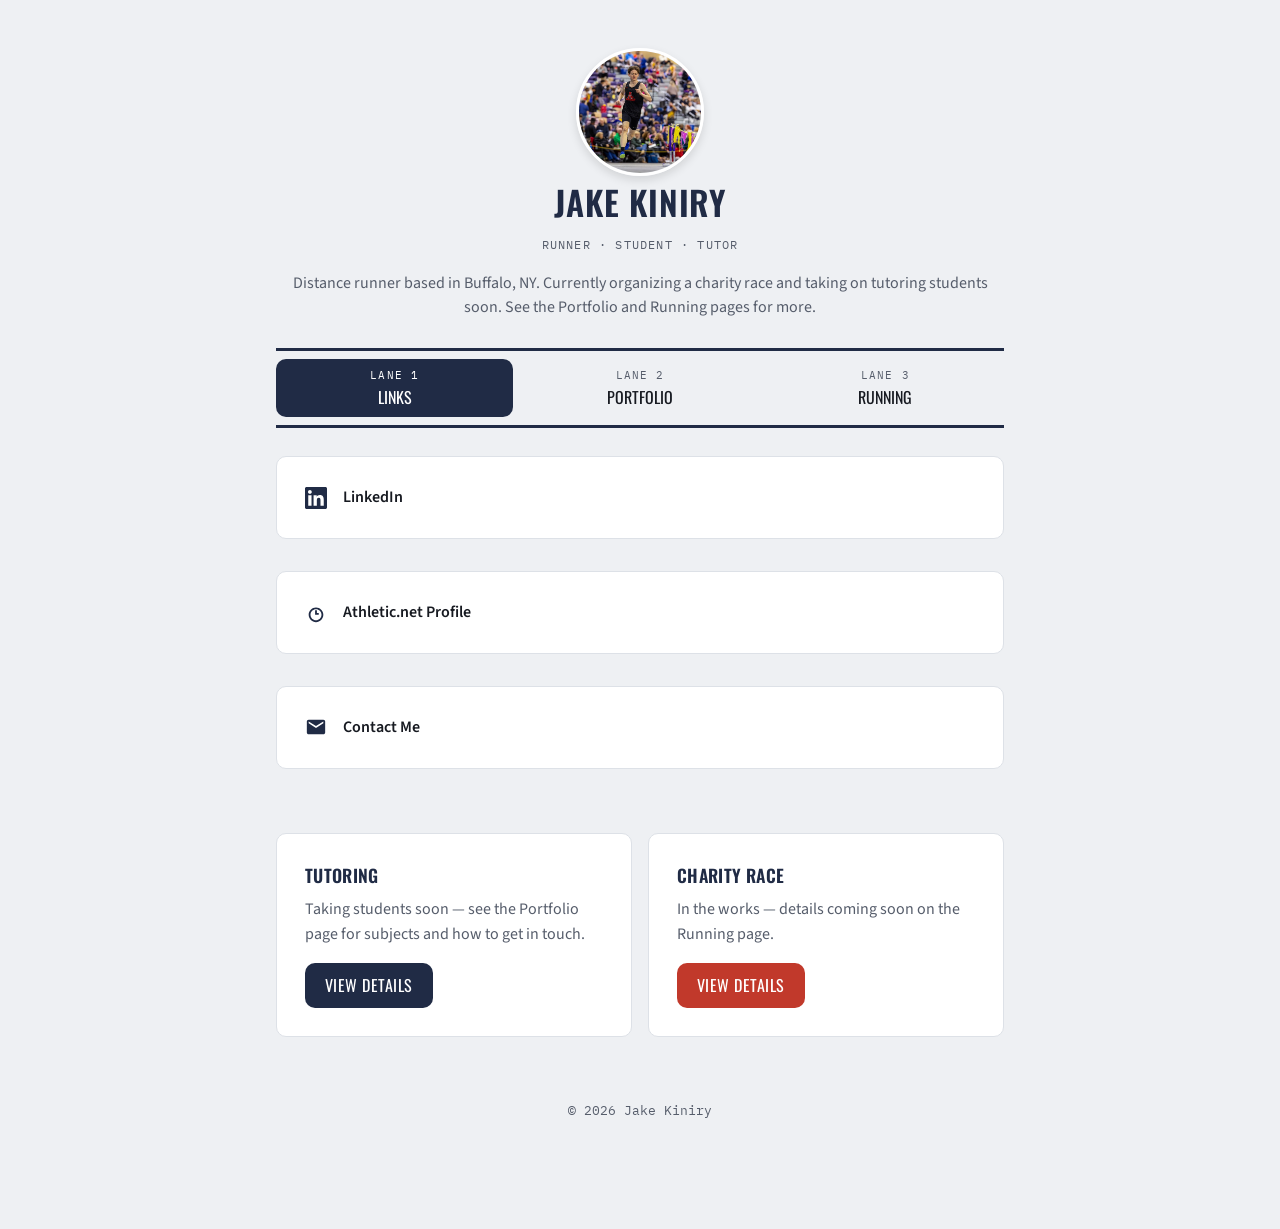
<file: index.html>
<!DOCTYPE html>
<html lang="en">
<head>
  <meta charset="UTF-8">
  <meta name="viewport" content="width=device-width, initial-scale=1.0">

  <!-- ============ EDIT ME: page title + search description ============ -->
  <title>Jake Kiniry | Home</title>
  <meta name="description" content="Jake Kiniry — student-athlete and tutor. Links, running PRs, and portfolio.">

  <!-- Social preview (shows up when this link is shared on LinkedIn/etc.) -->
  <meta property="og:title" content="Jake Kiniry">
  <meta property="og:description" content="Links, running PRs, and portfolio.">
  <meta property="og:type" content="website">
  <!-- EDIT ME: replace with your real domain once you confirm it -->
  <meta property="og:url" content="https://jakekiniry.com">
  <!-- EDIT ME: og:image must be an ABSOLUTE url, not a relative path -->
  <meta property="og:image" content="https://jakekiniry.com/profile.jpg">

  <!-- Favicon filenames must match the case of the actual files in the repo -->
  <link rel="icon" href="./Favicon.svg" type="image/svg+xml">
  <link rel="alternate icon" href="./Favicon.ico" type="image/x-icon">

  <link rel="preconnect" href="https://fonts.googleapis.com">
  <link href="https://fonts.googleapis.com/css2?family=Oswald:wght@500;600;700&family=Source+Sans+3:wght@400;600&family=IBM+Plex+Mono:wght@400;500&display=swap" rel="stylesheet">
  <link rel="stylesheet" href="styles.css">
</head>
<body>
  <main class="page">

    <header class="text-center mt-lg">
      <!-- EDIT ME: swap profile.jpg for your own photo (same filename, or update the src) -->
      <img src="profile.jpg" alt="Jake Kiniry" class="profile-photo">
      <h1>Jake Kiniry</h1>
      <!-- EDIT ME: your one-line bio -->
      <p class="eyebrow">Runner · Student · Tutor</p>
      <p>Distance runner based in Buffalo, NY. Currently organizing a
        charity race and taking on tutoring students soon. See the Portfolio and
        Running pages for more.</p>
    </header>

    <!-- ============ NAV — same block goes at the top of the other two pages ============ -->
    <nav class="lane-nav" aria-label="Site sections">
      <a href="index.html" aria-current="page">
        <span class="lane-label">LANE 1</span>
        <span class="lane-name">Links</span>
      </a>
      <a href="portfolio.html">
        <span class="lane-label">LANE 2</span>
        <span class="lane-name">Portfolio</span>
      </a>
      <a href="running.html">
        <span class="lane-label">LANE 3</span>
        <span class="lane-name">Running</span>
      </a>
    </nav>

    <!-- ============ LINK LIST ============
         To add a new link: copy one <li> block, change the href, the icon
         (any simple SVG path works), and the label text. -->
    <section aria-label="Links">
      <ul style="list-style: none; padding: 0; margin: 0; display: flex; flex-direction: column; gap: var(--space-sm);">

        

        <li class="card link-card">
          <!-- EDIT ME: your real LinkedIn URL -->
          <a href="https://www.linkedin.com/in/jacob-k-663077393/" class="link-row" target="_blank" rel="noopener noreferrer">
            <svg class="link-icon" viewBox="0 0 24 24"><path d="M20.447 20.452h-3.554v-5.569c0-1.328-.027-3.037-1.852-3.037-1.853 0-2.136 1.445-2.136 2.939v5.667H9.351V9h3.414v1.561h.046c.477-.9 1.637-1.85 3.37-1.85 3.601 0 4.267 2.37 4.267 5.455v6.286zM5.337 7.433c-1.144 0-2.063-.926-2.063-2.065 0-1.138.92-2.063 2.063-2.063 1.14 0 2.064.925 2.064 2.063 0 1.139-.925 2.065-2.064 2.065zm1.782 13.019H3.555V9h3.564v11.452zM22.225 0H1.771C.792 0 0 .774 0 1.729v20.542C0 23.227.792 24 1.771 24h20.451C23.2 24 24 23.227 24 22.271V1.73C24 .774 23.2 0 22.222 0h.003z"/></svg>
            LinkedIn
          </a>
        </li>

        <li class="card link-card">
          <a href="https://www.athletic.net/profile/23885948/feed" class="link-row" target="_blank" rel="noopener noreferrer">
            <svg class="link-icon" viewBox="0 0 24 24"><path d="M12 6c-4.42 0-8 3.58-8 8s3.58 8 8 8 8-3.58 8-8-3.58-8-8-8zm0 14c-3.31 0-6-2.69-6-6s2.69-6 6-6 6 2.69 6 6-2.69 6-6 6zm1-7.41V9h-2v5h4v-2h-2z"/></svg>
            Athletic.net Profile
          </a>
        </li>
        
        <li class="card link-card">
          <a class="js-email link-row" data-key="7" data-codes="81,104,114,108,114,112,117,112,121,128,71,110,116,104,112,115,53,106,118,116" data-label="keep" href="#">
            <svg class="link-icon" viewBox="0 0 24 24"><path d="M20 4H4c-1.1 0-2 .9-2 2v12c0 1.1.9 2 2 2h16c1.1 0 2-.9 2-2V6c0-1.1-.9-2-2-2zm0 4-8 5-8-5V6l8 5 8-5v2z"/></svg>
            Contact Me
          </a>
        </li>

      </ul>
    </section>

    <!-- ============ QUICK TEASERS: tutoring + charity race ============
         Full details live on portfolio.html and running.html — these are
         just short pointers so visitors on the links page don't miss them. -->
    <section style="display: flex; gap: var(--space-sm); flex-wrap: wrap; margin-top: var(--space-lg);">
      <div class="card" style="flex: 1; min-width: 220px;">
        <h2 style="font-size: 1.1rem;">Tutoring</h2>
        <!-- EDIT ME: subjects + how to reach you -->
        <p>Taking students soon — see the Portfolio page for subjects and how to get in touch.</p>
        <a href="portfolio.html" class="btn">View details</a>
      </div>
      <div class="card" style="flex: 1; min-width: 220px;">
        <h2 style="font-size: 1.1rem;">Charity Race</h2>
        <!-- EDIT ME: one-line status update as plans firm up -->
        <p>In the works — details coming soon on the Running page.</p>
        <a href="portfolio.html" class="btn btn-crimson">View details</a>
      </div>
    </section>
    

    <footer class="site-footer">
      &copy; <span id="year"></span> Jake Kiniry
    </footer>
    <script>document.getElementById('year').textContent = new Date().getFullYear();</script>
    <script src="contact.js"></script>
  </main>
</body>
</html>
</file>
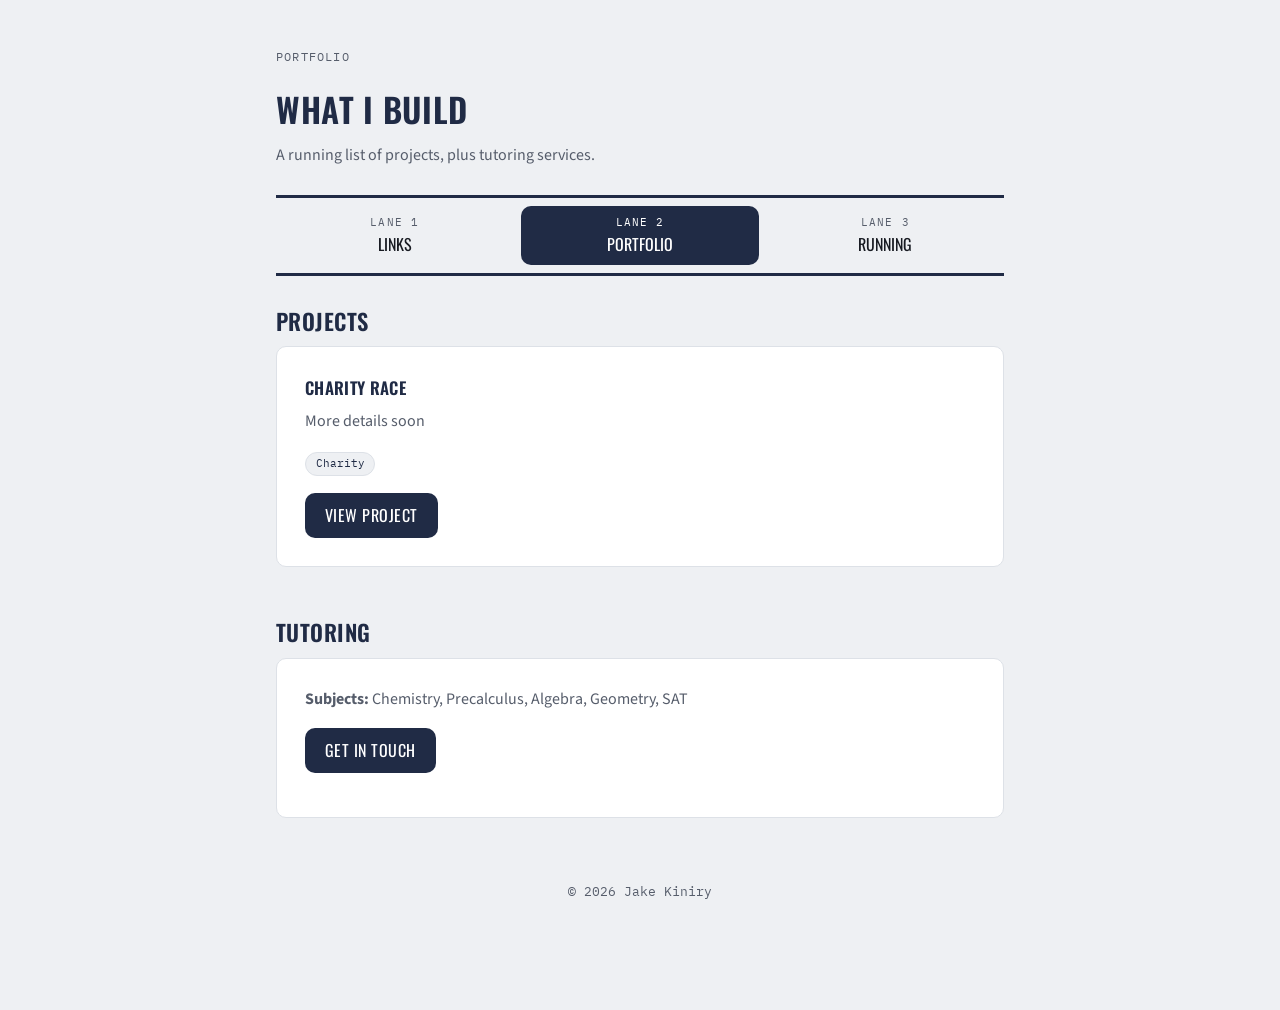
<file: portfolio.html>
<!DOCTYPE html>
<html lang="en">
<head>
  <meta charset="UTF-8">
  <meta name="viewport" content="width=device-width, initial-scale=1.0">
  <title>Jake Kiniry | Portfolio</title>
  <meta name="description" content="Projects and tutoring services from Jake Kiniry.">

  <link rel="icon" href="./Favicon.svg" type="image/svg+xml">
  <link rel="alternate icon" href="./Favicon.ico" type="image/x-icon">

  <link rel="preconnect" href="https://fonts.googleapis.com">
  <link href="https://fonts.googleapis.com/css2?family=Oswald:wght@500;600;700&family=Source+Sans+3:wght@400;600&family=IBM+Plex+Mono:wght@400;500&display=swap" rel="stylesheet">
  <link rel="stylesheet" href="styles.css">
</head>
<body>
  <main class="page">

    <header class="mt-lg">
      <p class="eyebrow">Portfolio</p>
      <h1>What I build</h1>
      <p>A running list of projects, plus tutoring services.</p>
    </header>

    <!-- Keep this nav block identical across all three pages -->
    <nav class="lane-nav" aria-label="Site sections">
      <a href="index.html">
        <span class="lane-label">LANE 1</span>
        <span class="lane-name">Links</span>
      </a>
      <a href="portfolio.html" aria-current="page">
        <span class="lane-label">LANE 2</span>
        <span class="lane-name">Portfolio</span>
      </a>
      <a href="running.html">
        <span class="lane-label">LANE 3</span>
        <span class="lane-name">Running</span>
      </a>
    </nav>

    <!-- ============ PROJECTS ============
         To add a project: copy one full <article class="card"> block below,
         then edit the title, description, tags, and link. -->
    <section aria-label="Projects">
      <h2>Projects</h2>

      <article class="card">
        <h3 style="font-family: var(--font-display); text-transform: uppercase; font-size: 1.05rem;">Charity Race</h3>
        <p>More details soon</p>
        <div>
          <span class="tag">Charity</span>
        </div>
        <a href="#" class="btn" style="margin-top: 0.75rem;">View project</a>
      </article>

      <!-- ============ COPY FROM HERE TO ADD A NEW PROJECT ============
      <article class="card">
        <h3 style="font-family: var(--font-display); text-transform: uppercase; font-size: 1.05rem;">Project Name</h3>
        <p>Short description.</p>
        <div><span class="tag">Tag</span></div>
        <a href="#" class="btn" style="margin-top: 0.75rem;">View project</a>
      </article>
      ============ COPY UP TO HERE ============ -->
    </section>

    <!-- ============ TUTORING ============ -->
    <section aria-label="Tutoring" class="mt-lg">
      <h2>Tutoring</h2>
      <div class="card">
        <!-- EDIT ME: subjects/levels you tutor -->
        <p><strong>Subjects:</strong> Chemistry, Precalculus, Algebra, Geometry, SAT</p>
        <!-- EDIT ME: how students/parents should reach you — an email is
            simplest and keeps you from needing to publish a phone number -->
        <p>
          <!-- EDIT ME: replace data-codes with your real address, encoded —
              see the ENCODE HELPER at the bottom of contact.js -->
          <a class="js-email btn" data-key="7" data-codes="81,104,114,108,114,112,117,112,121,128,71,110,116,104,112,115,53,106,118,116" href="#">Get In Touch</a>
        </p>
        <noscript><p>Enable JavaScript to see the contact email.</p></noscript>
      </div>
    </section>

    <footer class="site-footer">
      &copy; <span id="year"></span> Jake Kiniry
    </footer>
    <script>document.getElementById('year').textContent = new Date().getFullYear();</script>
    <script src="contact.js"></script>
  </main>
</body>
</html>
</file>
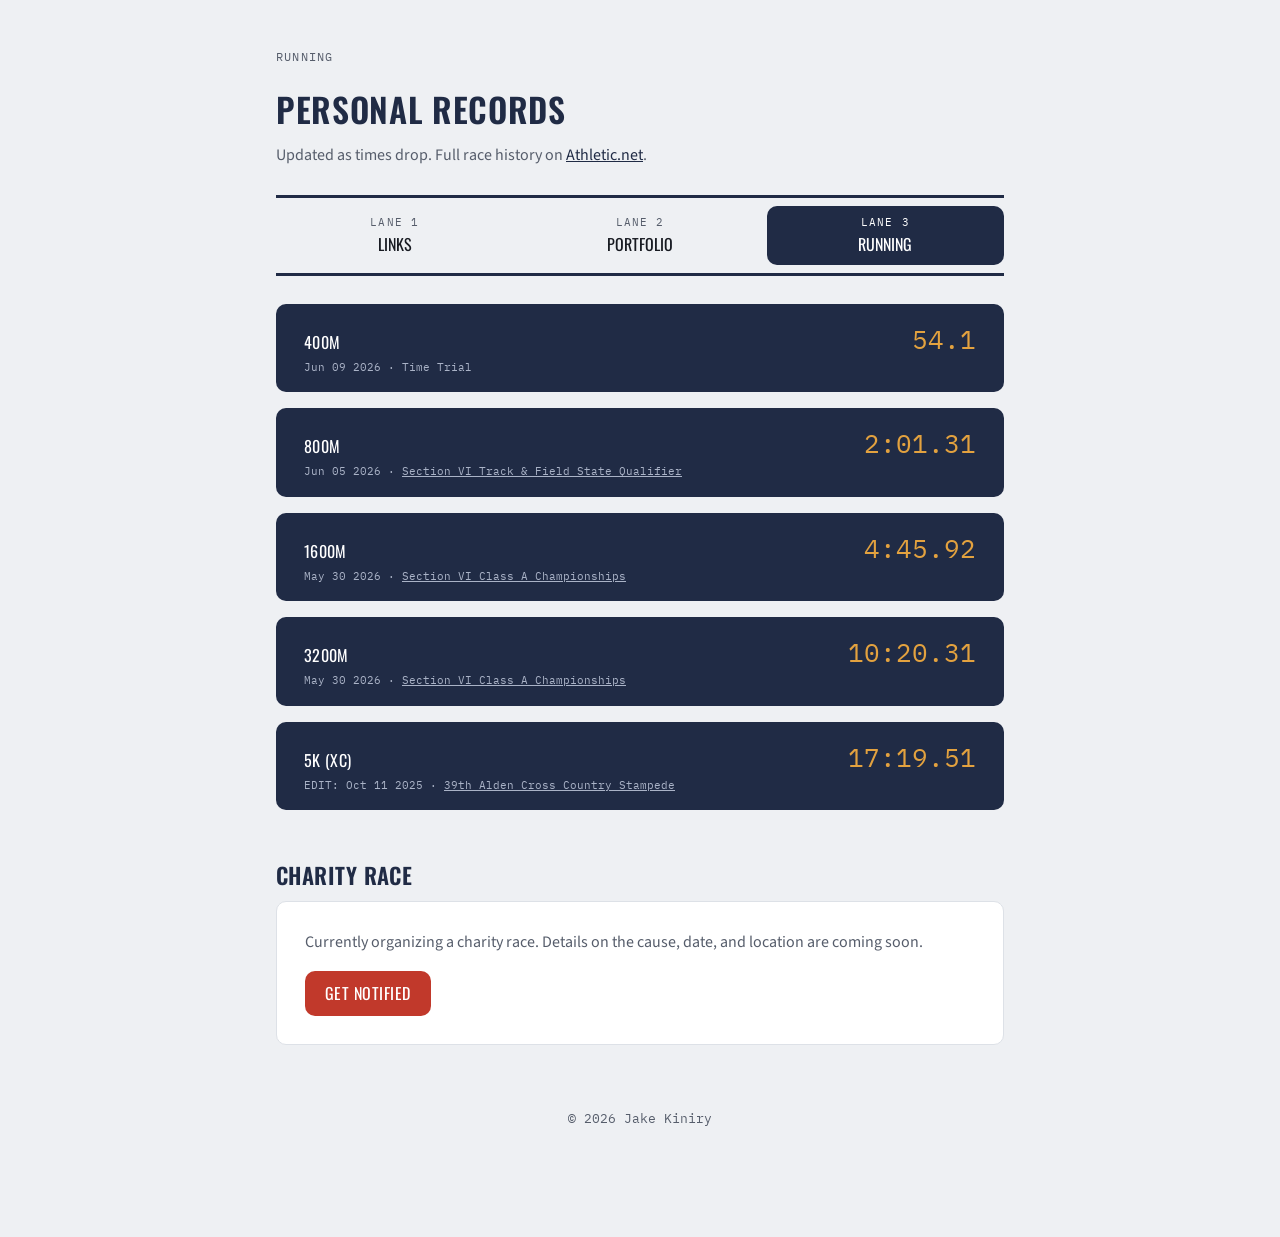
<file: running.html>
<!DOCTYPE html>
<html lang="en">
<head>
  <meta charset="UTF-8">
  <meta name="viewport" content="width=device-width, initial-scale=1.0">
  <title>Jake Kiniry | Running</title>
  <meta name="description" content="Personal records and racing updates from Jake Kiniry.">

  <link rel="icon" href="./Favicon.svg" type="image/svg+xml">
  <link rel="alternate icon" href="./Favicon.ico" type="image/x-icon">

  <link rel="preconnect" href="https://fonts.googleapis.com">
  <link href="https://fonts.googleapis.com/css2?family=Oswald:wght@500;600;700&family=Source+Sans+3:wght@400;600&family=IBM+Plex+Mono:wght@400;500&display=swap" rel="stylesheet">
  <link rel="stylesheet" href="styles.css">
</head>
<body>
  <main class="page">

    <header class="mt-lg">
      <p class="eyebrow">Running</p>
      <h1>Personal Records</h1>
      <p>Updated as times drop. Full race history on <a href="https://www.athletic.net/profile/23885948/feed" target="_blank" rel="noopener noreferrer">Athletic.net</a>.</p>
    </header>

    <!-- Keep this nav block identical across all three pages -->
    <nav class="lane-nav" aria-label="Site sections">
      <a href="index.html">
        <span class="lane-label">LANE 1</span>
        <span class="lane-name">Links</span>
      </a>
      <a href="portfolio.html">
        <span class="lane-label">LANE 2</span>
        <span class="lane-name">Portfolio</span>
      </a>
      <a href="running.html" aria-current="page">
        <span class="lane-label">LANE 3</span>
        <span class="lane-name">Running</span>
      </a>
    </nav>

    <!-- ============ PRs ============
         To add or update a PR: copy one .split-card block, then edit the
         event name, time, and the meta line (date/meet). Order them
         however you like — shortest to longest is common. -->
    <section aria-label="Personal records">

      <div class="split-card">
        <div>
          <!-- EDIT ME: event name -->
          <span class="event-name">400m</span>
          <!-- EDIT ME: date + meet name, or leave blank -->
          <span class="event-meta">Jun 09 2026 · Time Trial</span>
        </div>
        <!-- EDIT ME: your time -->
        <span class="event-time">54.1</span>
      </div>
      <div class="split-card">
        <div>
          <!-- EDIT ME: event name -->
          <span class="event-name">800m</span>
          <!-- EDIT ME: date + meet name, or leave blank -->
          <span class="event-meta">Jun 05 2026 · <a href="https://ny.milesplit.com/meets/766096-section-vi-track-and-field-state-qualifier-2026/info" target="_blank" rel="noopener noreferrer" style="color: #aab3c7;">Section VI Track & Field State Qualifier</a></span>
        </div>
        <!-- EDIT ME: your time -->
        <span class="event-time">2:01.31</span>
      </div>

      <div class="split-card">
        <div>
          <span class="event-name">1600m</span>
          <span class="event-meta">May 30 2026 · <a href="https://ny.milesplit.com/meets/764514-section-vi-class-a-championships-2026/info" target="_blank" rel="noopener noreferrer" style="color: #aab3c7;">Section VI Class A Championships</a></span>
        </div>
        <span class="event-time">4:45.92</span>
      </div>

      <div class="split-card">
        <div>
          <span class="event-name">3200m</span>
          <span class="event-meta">May 30 2026 · <a href="https://ny.milesplit.com/meets/764514-section-vi-class-a-championships-2026/info" target="_blank" rel="noopener noreferrer" style="color: #aab3c7;">Section VI Class A Championships</a></span>
        </div>
        <span class="event-time">10:20.31</span>
      </div>

      <div class="split-card">
        <div>
          <span class="event-name">5K (XC)</span>
          <span class="event-meta">EDIT: Oct 11 2025 · <a href="https://ny.milesplit.com/meets/702304-sec-6-ecic-xc-championships-2025/info" target="_blank" rel="noopener noreferrer" style="color: #aab3c7;">39th Alden Cross Country Stampede</a></span>
        </div>
        <span class="event-time">17:19.51</span>
      </div>

      <!-- ============ COPY FROM HERE TO ADD A NEW PR ============
      <div class="split-card">
        <div>
          <span class="event-name">Event</span>
          <span class="event-meta">Date · meet name</span>
        </div>
        <span class="event-time">0:00.00</span>
      </div>
      ============ COPY UP TO HERE ============ -->
    </section>

    <!-- ============ CHARITY RACE ============ -->
    <section aria-label="Charity race" class="mt-lg">
      <h2>Charity Race</h2>
      <div class="card">
        <!-- EDIT ME: swap this for real details once the date/cause/location
             are locked in — cause, distance, date, location, registration link -->
        <p>Currently organizing a charity race. Details on the cause, date,
          and location are coming soon.</p>
        <!-- EDIT ME: replace data-codes with your real address, encoded —
             see the ENCODE HELPER at the bottom of contact.js. Swap this
             for a signup form or registration link later if you set one up. -->
        <a class="js-email btn btn-crimson" data-key="7" data-codes="81,104,114,108,114,112,117,112,121,128,71,110,116,104,112,115,53,106,118,116" data-label="keep" href="#">Get notified</a>
        <noscript><p>Enable JavaScript to see the contact email.</p></noscript>
      </div>
    </section>

    <footer class="site-footer">
      &copy; <span id="year"></span> Jake Kiniry
    </footer>
    <script>document.getElementById('year').textContent = new Date().getFullYear();</script>
    <script src="contact.js"></script>
  </main>
</body>
</html>
</file>
<file: styles.css>
/* ==========================================================================
   STYLES.CSS â€” shared by index.html, portfolio.html, running.html
   ==========================================================================
   Design concept: a track meet at night â€” navy sky, painted lane lines,
   a stopwatch/scoreboard readout for times. The site nav is styled as
   three numbered "lanes" because there are three pages (Links / Portfolio
   / Running), which mirrors how lanes are numbered on a real track.

   HOW THIS FILE IS ORGANIZED (top to bottom):
     1. Design tokens (colors, fonts, spacing) â€” change the look here
     2. Reset / base element styles
     3. Layout shell (page container, header, footer)
     4. Nav ("lanes")
     5. Cards & buttons (reused across all three pages)
     6. Stopwatch/PR readout (used on running.html)
     7. Small utilities
     8. Responsive tweaks
   ========================================================================== */

/* ---------- 1. DESIGN TOKENS ---------- */
:root {
  /* Colors */
  --ink: #171a21;            /* body text */
  --ink-soft: #565d6b;       /* secondary text */
  --track-navy: #202b45;     /* primary brand color â€” header, nav, footer */
  --track-navy-light: #2c3a5c;
  --cinder: #eef0f3;         /* page background */
  --lane-white: #ffffff;     /* card background */
  --split-amber: #e3a23f;    /* accent â€” hover states, PR highlights */
  --finish-crimson: #c1392b; /* used sparingly â€” charity race CTA only */
  --border: #dde1e7;

  /* Fonts (loaded via <link> in each page's <head>) */
  --font-display: "Oswald", sans-serif;      /* headlines, scoreboard feel */
  --font-body: "Source Sans 3", sans-serif;  /* paragraphs, UI text */
  --font-mono: "IBM Plex Mono", monospace;   /* times, dates, stats */

  /* Spacing scale */
  --space-xs: 0.5rem;
  --space-sm: 1rem;
  --space-md: 1.75rem;
  --space-lg: 3rem;
  --space-xl: 5rem;

  --radius: 10px;
  --max-width: 760px;
}

/* ---------- 2. RESET / BASE ---------- */
* { box-sizing: border-box; }

body {
  margin: 0;
  font-family: var(--font-body);
  background-color: var(--cinder);
  color: var(--ink);
  line-height: 1.55;
}

h1, h2, h3 {
  font-family: var(--font-display);
  font-weight: 600;
  letter-spacing: 0.02em;
  margin: 0 0 var(--space-xs) 0;
  color: var(--track-navy);
}

h1 { font-size: 2.1rem; text-transform: uppercase; }
h2 { font-size: 1.4rem; text-transform: uppercase; }

p { color: var(--ink-soft); margin: 0 0 var(--space-sm) 0; }

a { color: var(--track-navy); }

img { max-width: 100%; display: block; }

/* Visible keyboard focus everywhere â€” don't remove this */
a:focus-visible,
button:focus-visible {
  outline: 3px solid var(--split-amber);
  outline-offset: 2px;
}

@media (prefers-reduced-motion: reduce) {
  * { animation: none !important; transition: none !important; }
}

/* ---------- 3. LAYOUT SHELL ---------- */
.page {
  max-width: var(--max-width);
  margin: 0 auto;
  padding: 0 var(--space-sm) var(--space-xl);
}

.site-footer {
  text-align: center;
  color: var(--ink-soft);
  font-family: var(--font-mono);
  font-size: 0.8rem;
  padding: var(--space-lg) 0 var(--space-md);
}

/* ---------- 4. NAV ("LANES") ---------- */
.lane-nav {
  display: flex;
  gap: var(--space-xs);
  margin: var(--space-md) 0;
  border-top: 3px solid var(--track-navy);
  border-bottom: 3px solid var(--track-navy);
  padding: var(--space-xs) 0;
}

.lane-nav a {
  flex: 1;
  text-align: center;
  text-decoration: none;
  padding: var(--space-xs);
  border-radius: var(--radius);
  color: var(--ink);
}

.lane-nav a .lane-label {
  display: block;
  font-family: var(--font-mono);
  font-size: 0.7rem;
  letter-spacing: 0.1em;
  color: var(--ink-soft);
}

.lane-nav a .lane-name {
  display: block;
  font-family: var(--font-display);
  font-size: 1rem;
  text-transform: uppercase;
}

.lane-nav a:hover,
.lane-nav a[aria-current="page"] {
  background-color: var(--track-navy);
}
.lane-nav a:hover .lane-label,
.lane-nav a:hover .lane-name,
.lane-nav a[aria-current="page"] .lane-label,
.lane-nav a[aria-current="page"] .lane-name {
  color: var(--lane-white);
}

/* ---------- 5. CARDS & BUTTONS ---------- */
.card {
  background-color: var(--lane-white);
  border: 1px solid var(--border);
  border-radius: var(--radius);
  padding: var(--space-md);
  margin-bottom: var(--space-sm);
}

.link-row {
  display: flex;
  align-items: center;
  gap: var(--space-sm);
  text-decoration: none;
  color: var(--ink);
  font-weight: 600;
}

.link-row .link-icon {
  width: 22px;
  height: 22px;
  flex-shrink: 0;
  fill: var(--track-navy);
}

/* .link-card wraps a .link-row (the GitHub / LinkedIn / Athletic.net
   buttons on index.html) â€” hovering anywhere on the card, not just the
   text, flips the whole button to navy. */
.link-card {
  padding: 0; /* the .link-row anchor below supplies its own padding,
                 so the clickable area exactly matches the hover area */
  overflow: hidden; /* keeps the anchor's edges inside the card's rounded corners */
  transition: background-color 0.15s ease;
}
.link-card .link-row {
  padding: var(--space-md);
}
.link-card:hover,
.link-card:focus-within {
  background-color: var(--track-navy);
}
.link-card:hover .link-row,
.link-card:focus-within .link-row {
  color: var(--lane-white);
}
.link-card:hover .link-icon,
.link-card:focus-within .link-icon {
  fill: var(--lane-white);
}

.btn {
  display: inline-block;
  font-family: var(--font-display);
  text-transform: uppercase;
  letter-spacing: 0.03em;
  text-decoration: none;
  padding: 0.65rem 1.25rem;
  border-radius: var(--radius);
  background-color: var(--track-navy);
  color: var(--lane-white);
}
.btn:hover { background-color: var(--split-amber); color: var(--ink); }

.btn-crimson { background-color: var(--finish-crimson); }
.btn-crimson:hover { background-color: var(--split-amber); }

.tag {
  display: inline-block;
  font-family: var(--font-mono);
  font-size: 0.7rem;
  color: var(--track-navy);
  background-color: var(--cinder);
  border: 1px solid var(--border);
  border-radius: 999px;
  padding: 0.15rem 0.6rem;
  margin: 0 0.3rem 0.3rem 0;
}

/* ---------- 6. STOPWATCH / PR READOUT (running.html) ---------- */
.split-card {
  display: flex;
  justify-content: space-between;
  align-items: baseline;
  background-color: var(--track-navy);
  border-radius: var(--radius);
  padding: var(--space-sm) var(--space-md);
  margin-bottom: var(--space-sm);
}

.split-card .event-name {
  font-family: var(--font-display);
  text-transform: uppercase;
  color: var(--lane-white);
  font-size: 1rem;
  letter-spacing: 0.02em;
}

.split-card .event-meta {
  display: block;
  font-family: var(--font-mono);
  font-size: 0.7rem;
  color: #aab3c7;
  margin-top: 0.15rem;
}

.split-card .event-time {
  font-family: var(--font-mono);
  font-size: 1.6rem;
  color: var(--split-amber);
  font-variant-numeric: tabular-nums;
}

/* ---------- 7. UTILITIES ---------- */
.eyebrow {
  font-family: var(--font-mono);
  font-size: 0.75rem;
  letter-spacing: 0.1em;
  text-transform: uppercase;
  color: var(--ink-soft);
}

.text-center { text-align: center; }
.mt-lg { margin-top: var(--space-lg); }

.profile-photo {
  width: 128px;
  height: 128px;
  margin: 0 auto;
  border-radius: 50%;
  object-fit: cover;
  border: 3px solid var(--lane-white);
  box-shadow: 0 4px 10px rgba(0,0,0,0.12);
}

/* ---------- 8. RESPONSIVE ---------- */
@media (max-width: 480px) {
  .lane-nav { flex-direction: row; font-size: 0.9rem; }
  .split-card { flex-direction: column; align-items: flex-start; gap: 0.25rem; }
  h1 { font-size: 1.6rem; }
}
</file>
